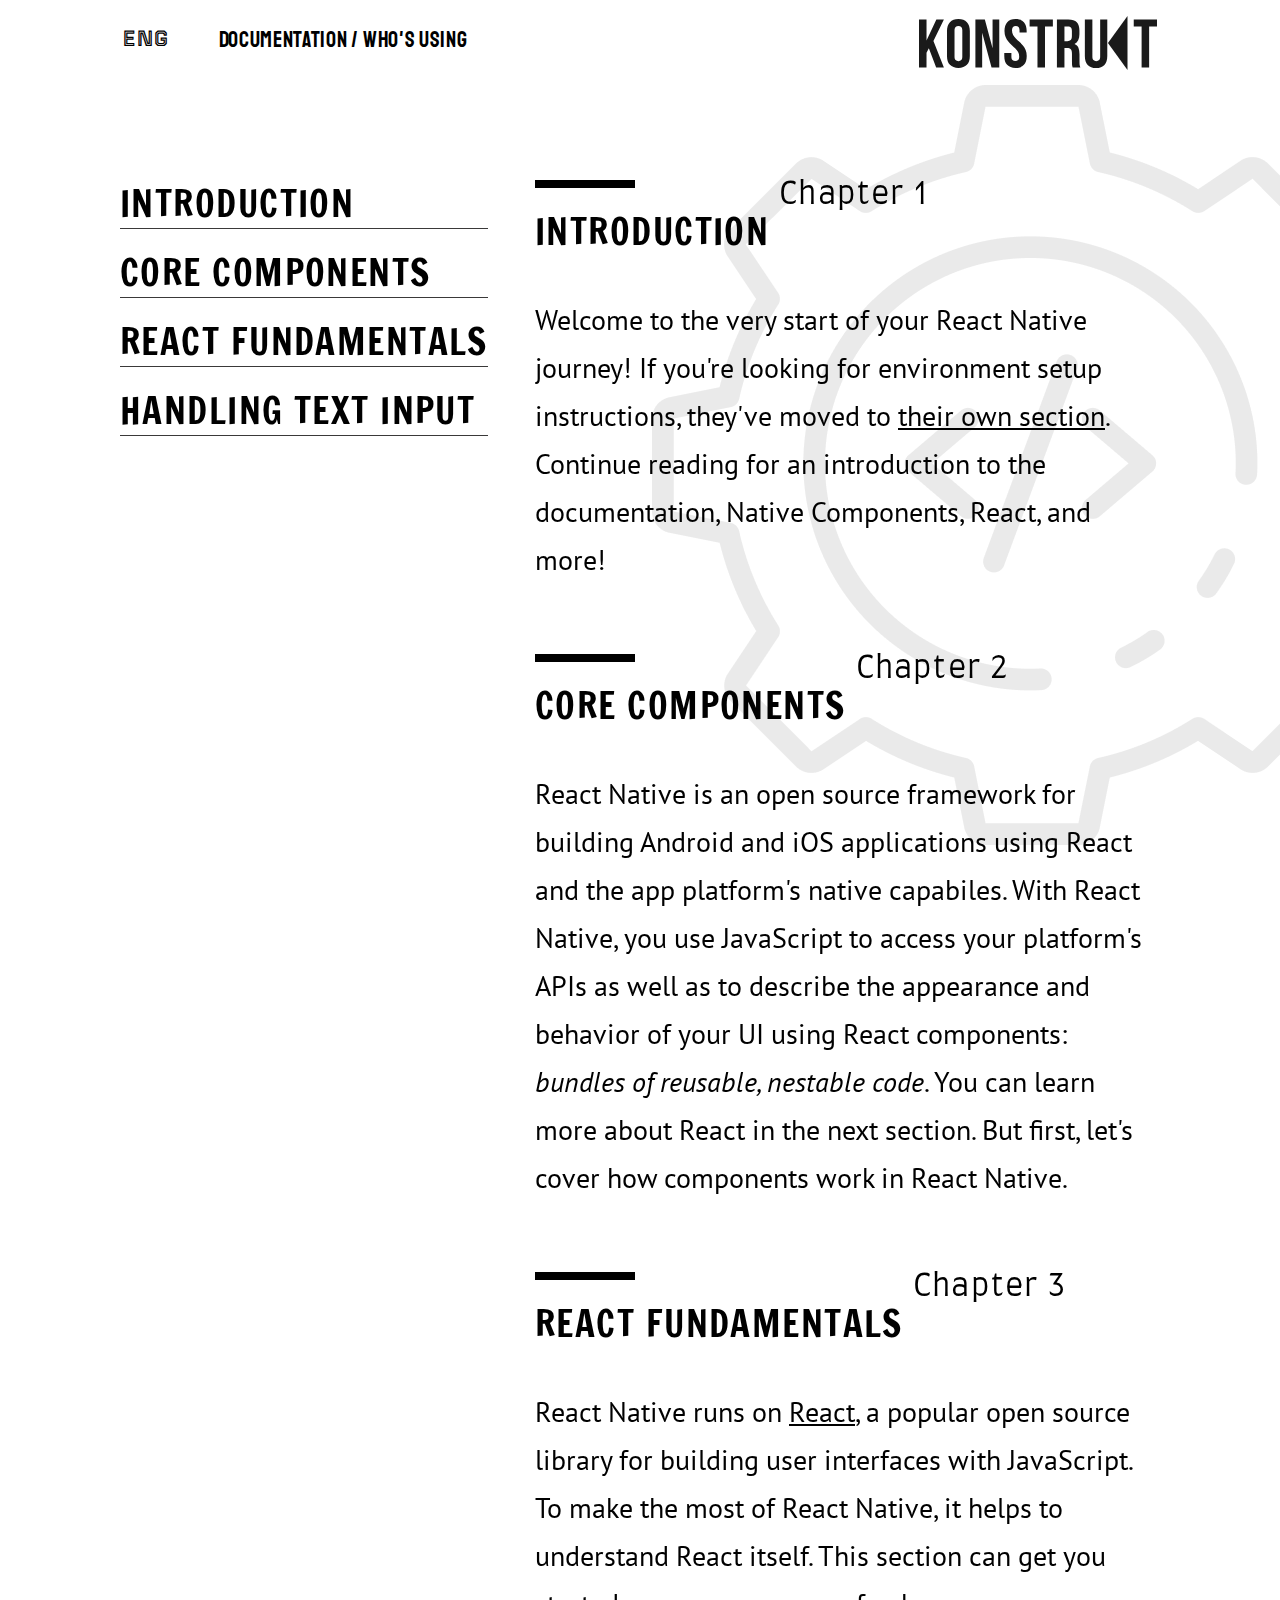
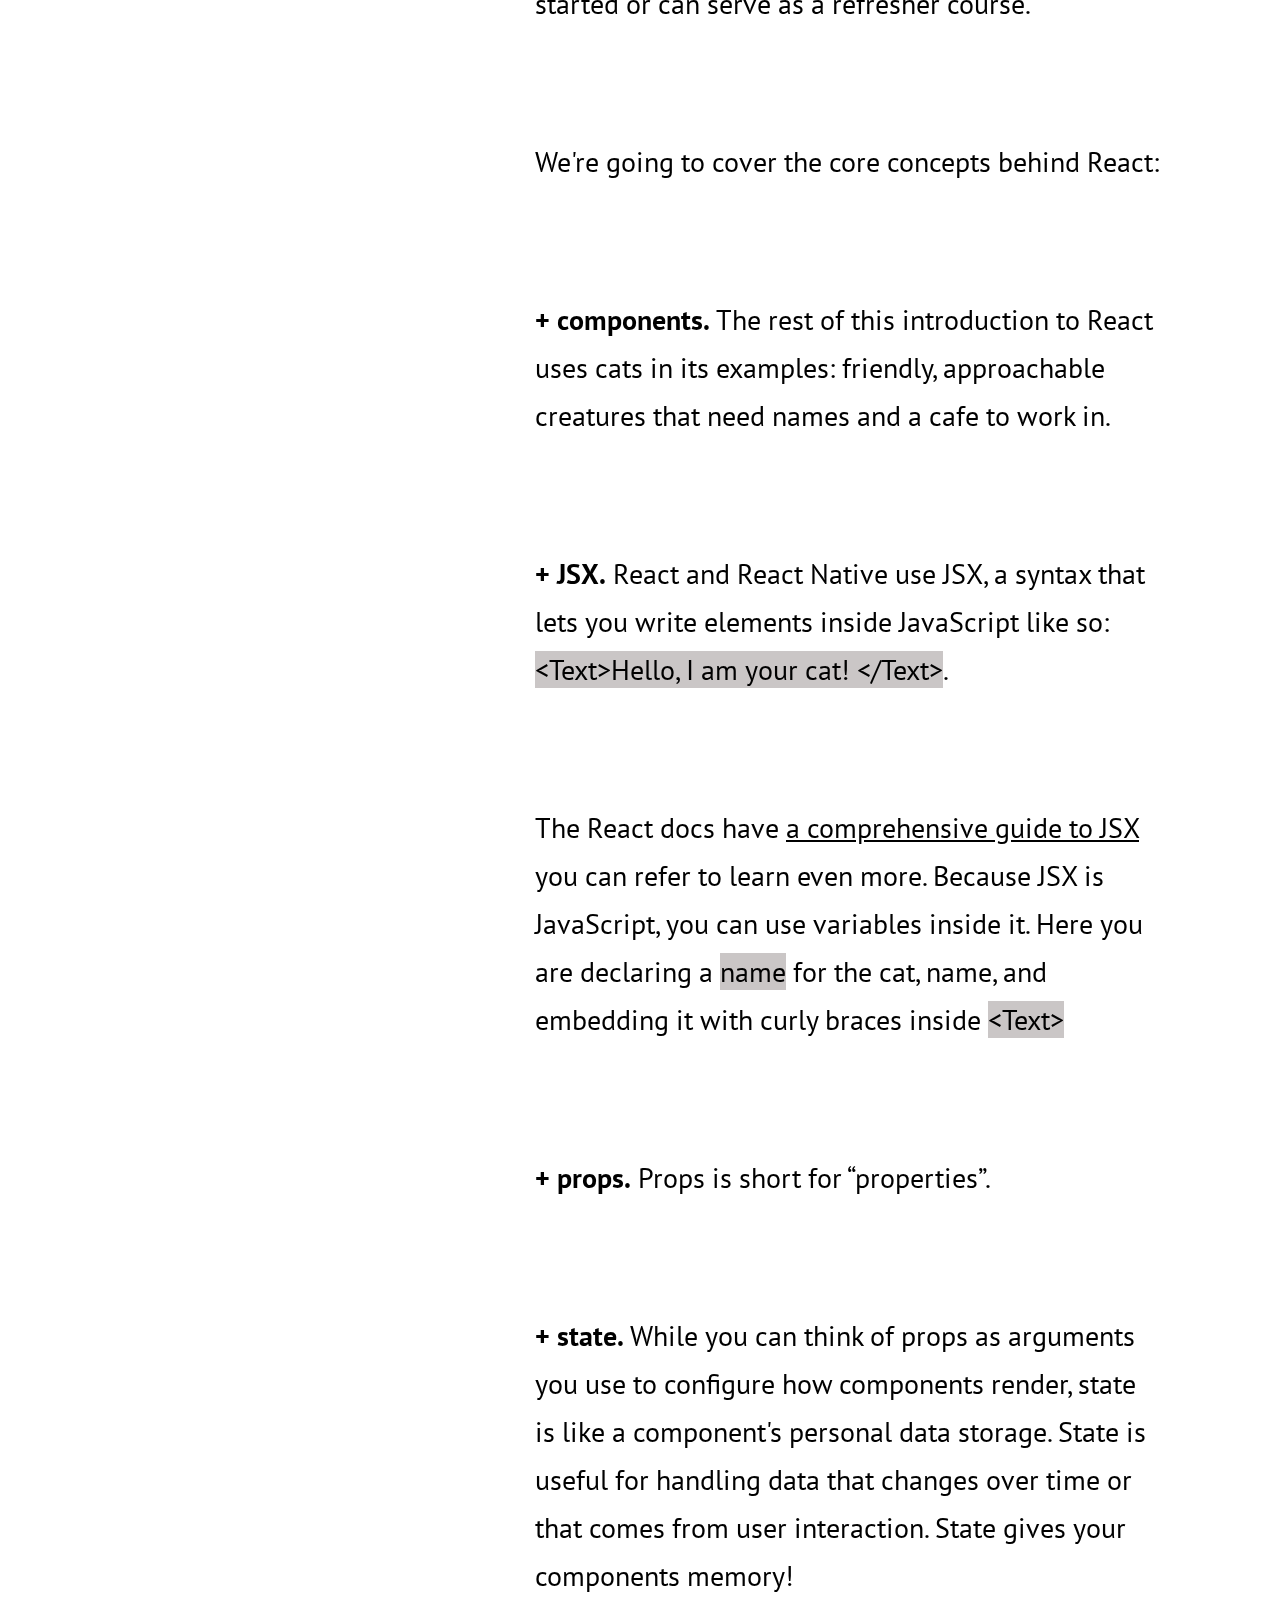
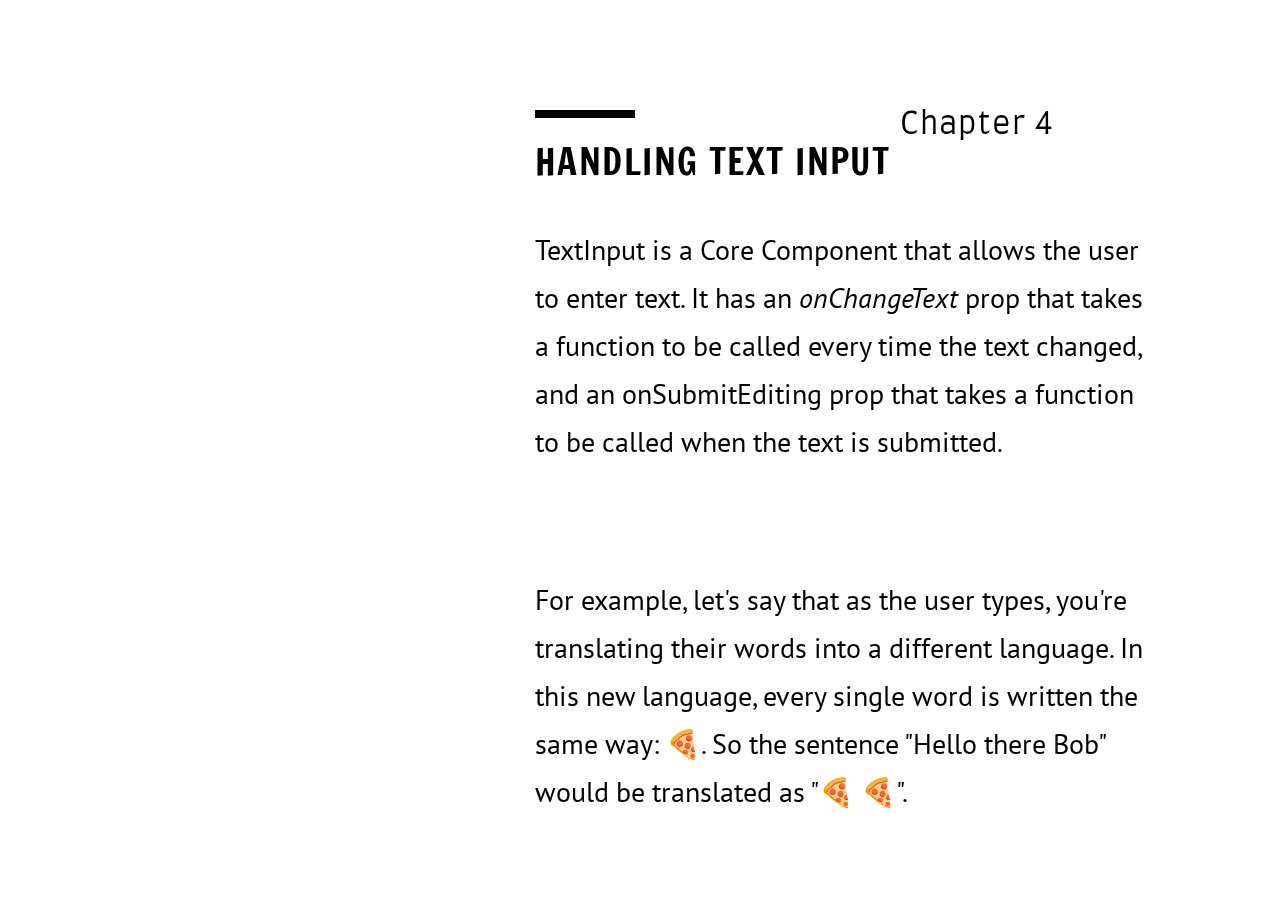
<file: index.html>
<!DOCTYPE html>
<html lang="en">

<head>
    <meta charset="UTF-8">
    <meta http-equiv="X-UA-Compatible" content="IE=edge">
    <meta name="viewport" content="width=device-width, initial-scale=1.0">
    <link rel="preconnect" href="https://fonts.googleapis.com">
    <link rel="preconnect" href="https://fonts.gstatic.com" crossorigin>
    <link href="https://fonts.googleapis.com/css2?family=Francois+One&display=swap" rel="stylesheet">
    <link rel="preconnect" href="https://fonts.googleapis.com">
    <link rel="preconnect" href="https://fonts.gstatic.com" crossorigin>
    <link href="https://fonts.googleapis.com/css2?family=Farro:wght@300&display=swap" rel="stylesheet">
    <link rel="preconnect" href="https://fonts.googleapis.com">
    <link rel="preconnect" href="https://fonts.gstatic.com" crossorigin>
    <link href="https://fonts.googleapis.com/css2?family=PT+Sans&display=swap" rel="stylesheet">
    <link rel="preconnect" href="https://fonts.googleapis.com">
    <link rel="preconnect" href="https://fonts.gstatic.com" crossorigin>
    <link href="https://fonts.googleapis.com/css2?family=Tourney:wght@600&display=swap" rel="stylesheet">
    <link rel="preconnect" href="https://fonts.googleapis.com">
    <link rel="preconnect" href="https://fonts.gstatic.com" crossorigin>
    <link href="https://fonts.googleapis.com/css2?family=Staatliches&display=swap" rel="stylesheet">
    <link rel="stylesheet" href="./styles/style.css">
    <title>Homework-13 - Main page</title>

</head>

<body>
    <header>
        <nav class="header">
            <div class="fixed-menu">
                <div class="left">
                    <span>ENG</span>
                    <ul>
                        <li>Documentation</li>
                        <li>/</li>
                        <li><a href="./pages/who_using.html">Who's using</a></li>
                    </ul>
                </div>
                <a id="header-logo-svg" href="/"><svg width="238" height="54" viewBox="0 0 238 54" fill="none"
                        xmlns="http://www.w3.org/2000/svg">
                        <path fill-rule="evenodd" clip-rule="evenodd"
                            d="M9.84918 32.3671L7.52349 36.7375L7.52309 51.4193H-0.000822647L0.00047347 3.61813H7.52439L7.52382 24.4458L17.3739 3.61813H24.8978L14.4321 24.9238L24.8965 51.4193H17.1674L9.84918 32.3671ZM35.5186 40.425C35.5186 42.155 35.872 43.3727 36.5787 44.0784C37.2855 44.784 38.2317 45.1368 39.4173 45.1368C40.6029 45.1368 41.5491 44.784 42.2559 44.0784C42.9627 43.3727 43.3161 42.155 43.3162 40.425L43.3169 14.6124C43.3169 12.8824 42.9635 11.6646 42.2568 10.959C41.55 10.2533 40.6038 9.90053 39.4182 9.90053C38.2326 9.90053 37.2864 10.2533 36.5796 10.959C35.8728 11.6646 35.5194 12.8824 35.5193 14.6124L35.5186 40.425ZM27.9949 15.0905C27.995 11.2208 28.9754 8.25037 30.9363 6.17898C32.8971 4.10758 35.7243 3.0719 39.4178 3.0719C43.1114 3.0719 45.9385 4.10758 47.8993 6.17898C49.86 8.25037 50.8403 11.2208 50.8402 15.0905L50.8395 39.9471C50.8394 43.8167 49.859 46.7872 47.8981 48.8586C45.9373 50.93 43.1101 51.9657 39.4165 51.9657C35.7229 51.9657 32.8958 50.93 30.9351 48.8586C28.9744 46.7872 27.9941 43.8167 27.9942 39.9471L27.9949 15.0905ZM63.1718 16.7977L63.1708 51.4195H56.3993L56.4006 3.61827H65.8397L73.568 32.2307L73.5688 3.61827H80.2719L80.2706 51.4195H72.5415L63.1718 16.7977ZM85.4897 15.0905C85.4898 11.2209 86.4133 8.25039 88.2601 6.179C90.107 4.1076 92.8771 3.07192 96.5707 3.07192C100.264 3.07192 103.034 4.1076 104.881 6.179C106.728 8.25039 107.651 11.2209 107.651 15.0905L107.651 16.5928H100.537L100.538 14.6125C100.538 12.8825 100.207 11.6648 99.5459 10.9591C98.8847 10.2535 97.9613 9.90066 96.7757 9.90066C95.5901 9.90066 94.6667 10.2535 94.0055 10.9591C93.3443 11.6648 93.0137 12.8825 93.0136 14.6125C93.0136 16.2514 93.3783 17.6968 94.1079 18.9487C94.8375 20.2007 95.7494 21.3843 96.8438 22.4997C97.9381 23.6151 99.1123 24.7304 100.366 25.8458C101.62 26.9611 102.794 28.1789 103.889 29.4991C104.983 30.8194 105.895 32.3217 106.625 34.0061C107.354 35.6905 107.719 37.6709 107.719 39.9471C107.719 43.8168 106.772 46.7872 104.88 48.8586C102.988 50.93 100.195 51.9657 96.501 51.9657C92.8074 51.9657 90.0145 50.93 88.1222 48.8586C86.2298 46.7872 85.2837 43.8168 85.2838 39.9471L85.2839 37.0108H92.3974L92.3973 40.4251C92.3973 42.1551 92.7507 43.3615 93.4574 44.0444C94.1642 44.7272 95.1104 45.0687 96.296 45.0687C97.4816 45.0687 98.4278 44.7272 99.1346 44.0444C99.8414 43.3615 100.195 42.1551 100.195 40.4251C100.195 38.7862 99.8301 37.3408 99.1006 36.0889C98.371 34.8369 97.4591 33.6533 96.3647 32.5379C95.2704 31.4226 94.0962 30.3072 92.8422 29.1919C91.5883 28.0765 90.4141 26.8587 89.3198 25.5385C88.2254 24.2183 87.3135 22.7159 86.5839 21.0315C85.8544 19.3471 85.4896 17.3668 85.4897 15.0905ZM110.612 3.61811H133.868L133.868 10.4468H126.002L126.001 51.4193H118.477L118.478 10.4468H110.612L110.612 3.61811ZM153.653 51.4193C153.562 51.1006 153.47 50.8047 153.379 50.5315C153.288 50.2584 153.208 49.917 153.14 49.5072C153.072 49.0975 153.026 48.574 153.003 47.9366C152.98 47.2993 152.969 46.5026 152.969 45.5466L152.969 38.0349C152.969 35.8042 152.582 34.2336 151.807 33.3231C151.031 32.4126 149.777 31.9574 148.045 31.9574H145.445L145.445 51.4193H137.921L137.922 3.61809H149.277C153.198 3.61809 156.037 4.52858 157.792 6.34958C159.548 8.17059 160.425 10.9248 160.425 14.6124L160.425 18.3682C160.425 23.2849 158.784 26.5171 155.5 28.065C157.415 28.8389 158.726 30.1022 159.433 31.8549C160.14 33.6077 160.493 35.7359 160.493 38.2398L160.493 45.6148C160.493 46.7985 160.538 47.8342 160.63 48.7219C160.721 49.6097 160.949 50.5088 161.314 51.4193H153.653ZM145.447 10.447L145.446 25.1288H148.387C149.801 25.1288 150.907 24.7646 151.705 24.0362C152.503 23.3078 152.902 21.9875 152.902 20.0755L152.902 15.3637C152.902 13.6337 152.594 12.3818 151.979 11.6079C151.363 10.8339 150.394 10.447 149.072 10.447H145.447ZM173.373 3.61825L173.372 40.4935C173.372 42.2234 173.725 43.4298 174.432 44.1127C175.139 44.7956 176.085 45.137 177.271 45.137C178.456 45.137 179.402 44.7956 180.109 44.1127C180.816 43.4298 181.169 42.2234 181.169 40.4935L181.17 3.61825H188.284L188.283 40.0154C188.283 43.8851 187.337 46.8555 185.444 48.9269C183.552 50.9983 180.759 52.034 177.065 52.034C173.372 52.034 170.579 50.9983 168.686 48.9269C166.794 46.8555 165.848 43.8851 165.848 40.0154L165.849 3.61825H173.373ZM214.744 3.61826H238L238 10.447H230.134L230.133 51.4195H222.609L222.61 10.447H214.744L214.744 3.61826Z"
                            fill="#1A1A1A" />
                        <path fill-rule="evenodd" clip-rule="evenodd" d="M188.953 27L208.497 0L208.495 54L188.953 27Z"
                            fill="#1A1A1A" />
                    </svg></a>
            </div>
        </nav>
    </header>
    <main>
        <section class="sticky">
            <div class="background">
                <img src="./images/background.png" alt="background">
            </div>
            <div class="sticky_menu">
                <aside class="aside_menu">
                    <ul>
                        <li class="sidebar"><a href="#first">Introduction</a></li>
                        <li class="sidebar"><a href="#second">core components</a></li>
                        <li class="sidebar"><a href="#third">react fundamentals</a></li>
                        <li class="sidebar"><a href="#fourth">handling text input</a></li>
                    </ul>
                </aside>
            </div>
            <div class="content_main">
                <div class="first" id="first">
                    <div class="title">
                        <h2 class="title_name">Introduction</h2><span class="title_chapter">Chapter 1</span>
                    </div>
                    <p class="paragraph">Welcome to the very start of your React Native journey! If you're looking
                        for
                        environment
                        setup instructions,
                        they've moved to <span class="underline">their own section</span>. Continue reading for an
                        introduction
                        to
                        the documentation,
                        Native
                        Components, React, and more!</p>
                </div>
                <div class="second" id="second">
                    <div class="title">
                        <h2 class="title_name">core components</h2><span class="title_chapter">Chapter 2</span>
                    </div>
                    <p class="paragraph">
                        React Native is an open source framework for building Android and iOS applications using
                        React
                        and
                        the
                        app
                        platform&apos;s native capabiles. With React Native, you use JavaScript to access your
                        platform&apos;s
                        APIs
                        as
                        well as
                        to describe the appearance and behavior of your UI using React components: <span
                            class="oblique_text">bundles
                            of reusable, nestable
                            code</span>. You can learn more about React in the next section. But first, let&apos;s
                        cover
                        how
                        components
                        work in
                        React Native.</p>
                </div>
                <div class="third" id="third">
                    <div class="title">
                        <h2 class="title_name">react fundamentals</h2><span class="title_chapter">Chapter 3</span>
                    </div>
                    <p class="paragraph  chapter_3">React Native runs on <span class="underline">React</span>, a popular
                        open
                        source
                        library for building
                        user interfaces
                        with JavaScript. To make the most of React Native, it helps to understand React itself. This
                        section
                        can
                        get you started or can serve as a refresher course.
                    </p>
                    <p class="paragraph chapter_3"> We&apos;re going to cover the core concepts behind React:</p>
                    <p class="paragraph chapter_3"><span class="bold_text">+ components.</span> The rest of this
                        introduction
                        to React uses
                        cats in its
                        examples: friendly,
                        approachable
                        creatures that need names and a cafe to work in.</p>
                    <p class="paragraph chapter_3">
                        <span class="bold_text">+ JSX.</span> React and React Native use JSX, a syntax that lets you
                        write
                        elements
                        inside JavaScript
                        like so:
                        <span class="text_background">&lt;Text&gt;Hello, I am your cat! &lt;/Text&gt;</span>.
                    </p>
                    <p class="paragraph chapter_3">
                        The React docs have <span class="underline">a comprehensive guide to JSX</span> you can refer to
                        learn
                        even more. Because
                        JSX is
                        JavaScript, you can use variables inside it. Here you are declaring a <span
                            class="text_background">name</span> for the cat,
                        name,
                        and
                        embedding
                        it with curly braces inside <span class="text_background">&lt;Text&gt;</span>
                    </p>
                    <p class="paragraph chapter_3">
                        <span class="bold_text">+ props.</span> Props is short for “properties”.
                    </p>
                    <p class="paragraph chapter_3">
                        <span class="bold_text">+ state.</span> While you can think of props as arguments you use to
                        configure
                        how components
                        render, state is
                        like a component&apos;s personal data storage. State is useful for handling data that changes
                        over
                        time
                        or
                        that comes from user interaction. State gives your components memory!
                    </p>
                </div>

                <div class="fourth" id="#fourth">
                    <div class="title">
                        <h2 class="title_name">handling text input</h2><span class="title_chapter">Chapter 4</span>
                    </div>
                    <p class="paragraph chapter_3">
                        TextInput is a Core Component that allows the user to enter text. It has an <span
                            class="oblique_text">onChangeText</span>
                        prop that takes
                        a function to be called every time the text changed, and an onSubmitEditing prop that takes a
                        function
                        to be called when the text is submitted.
                    </p>
                    <p class="paragraph">For example, let's say that as the user types, you're translating their words
                        into
                        a
                        different language.
                        In this new language, every single word is written the same way: 🍕. So the sentence "Hello
                        there
                        Bob"
                        would be translated as "🍕 🍕".</p>
                </div>
            </div>
        </section>
    </main>
</body>

</html>
</file>
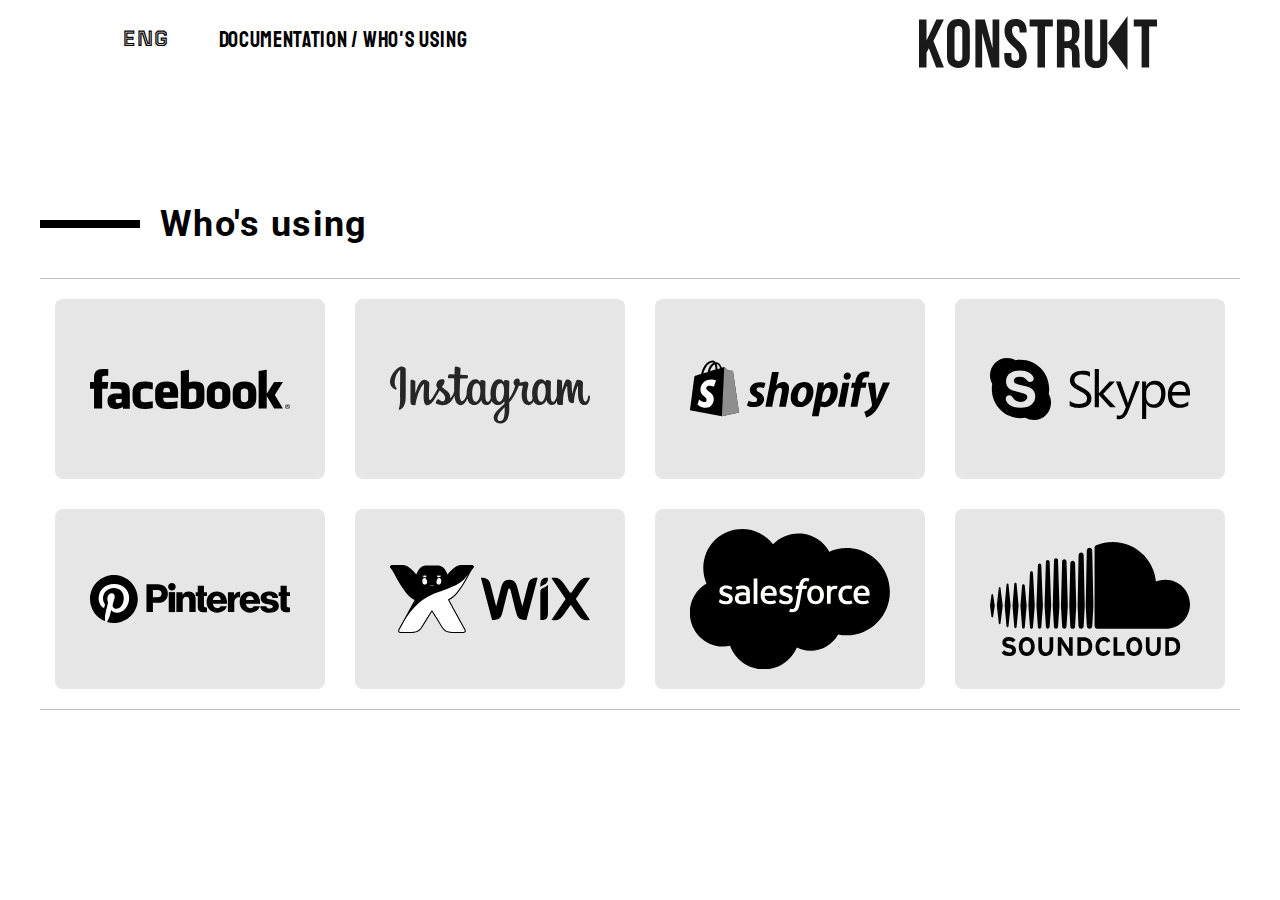
<file: pages/who_using.html>
<!DOCTYPE html>
<html lang="en">

<head>
    <meta charset="UTF-8">
    <meta http-equiv="X-UA-Compatible" content="IE=edge">
    <meta name="viewport" content="width=device-width, initial-scale=1.0">
    <link rel="preconnect" href="https://fonts.googleapis.com">
    <link rel="preconnect" href="https://fonts.gstatic.com" crossorigin>
    <link href="https://fonts.googleapis.com/css2?family=Tourney:wght@600&display=swap" rel="stylesheet">
    <link rel="preconnect" href="https://fonts.googleapis.com">
    <link rel="preconnect" href="https://fonts.gstatic.com" crossorigin>
    <link href="https://fonts.googleapis.com/css2?family=Staatliches&display=swap" rel="stylesheet">
    <link rel="preconnect" href="https://fonts.googleapis.com">
    <link rel="preconnect" href="https://fonts.gstatic.com" crossorigin>
    <link href="https://fonts.googleapis.com/css2?family=Roboto:wght@700&display=swap" rel="stylesheet">
    <link rel="stylesheet" href="./who_using.css">
    <title>Who's using</title>
</head>

<body>
    <header>
        <nav class="header">
            <div class="fixed-menu">
                <div class="left">
                    <span>ENG</span>
                    <ul>
                        <li><a href="../index.html"></a>Documentation</li>
                        <li>/</li>
                        <li>Who's using</li>
                    </ul>
                </div>
                <a id="header-logo-svg" href="/"><svg width="238" height="54" viewBox="0 0 238 54" fill="none"
                        xmlns="http://www.w3.org/2000/svg">
                        <path fill-rule="evenodd" clip-rule="evenodd"
                            d="M9.84918 32.3671L7.52349 36.7375L7.52309 51.4193H-0.000822647L0.00047347 3.61813H7.52439L7.52382 24.4458L17.3739 3.61813H24.8978L14.4321 24.9238L24.8965 51.4193H17.1674L9.84918 32.3671ZM35.5186 40.425C35.5186 42.155 35.872 43.3727 36.5787 44.0784C37.2855 44.784 38.2317 45.1368 39.4173 45.1368C40.6029 45.1368 41.5491 44.784 42.2559 44.0784C42.9627 43.3727 43.3161 42.155 43.3162 40.425L43.3169 14.6124C43.3169 12.8824 42.9635 11.6646 42.2568 10.959C41.55 10.2533 40.6038 9.90053 39.4182 9.90053C38.2326 9.90053 37.2864 10.2533 36.5796 10.959C35.8728 11.6646 35.5194 12.8824 35.5193 14.6124L35.5186 40.425ZM27.9949 15.0905C27.995 11.2208 28.9754 8.25037 30.9363 6.17898C32.8971 4.10758 35.7243 3.0719 39.4178 3.0719C43.1114 3.0719 45.9385 4.10758 47.8993 6.17898C49.86 8.25037 50.8403 11.2208 50.8402 15.0905L50.8395 39.9471C50.8394 43.8167 49.859 46.7872 47.8981 48.8586C45.9373 50.93 43.1101 51.9657 39.4165 51.9657C35.7229 51.9657 32.8958 50.93 30.9351 48.8586C28.9744 46.7872 27.9941 43.8167 27.9942 39.9471L27.9949 15.0905ZM63.1718 16.7977L63.1708 51.4195H56.3993L56.4006 3.61827H65.8397L73.568 32.2307L73.5688 3.61827H80.2719L80.2706 51.4195H72.5415L63.1718 16.7977ZM85.4897 15.0905C85.4898 11.2209 86.4133 8.25039 88.2601 6.179C90.107 4.1076 92.8771 3.07192 96.5707 3.07192C100.264 3.07192 103.034 4.1076 104.881 6.179C106.728 8.25039 107.651 11.2209 107.651 15.0905L107.651 16.5928H100.537L100.538 14.6125C100.538 12.8825 100.207 11.6648 99.5459 10.9591C98.8847 10.2535 97.9613 9.90066 96.7757 9.90066C95.5901 9.90066 94.6667 10.2535 94.0055 10.9591C93.3443 11.6648 93.0137 12.8825 93.0136 14.6125C93.0136 16.2514 93.3783 17.6968 94.1079 18.9487C94.8375 20.2007 95.7494 21.3843 96.8438 22.4997C97.9381 23.6151 99.1123 24.7304 100.366 25.8458C101.62 26.9611 102.794 28.1789 103.889 29.4991C104.983 30.8194 105.895 32.3217 106.625 34.0061C107.354 35.6905 107.719 37.6709 107.719 39.9471C107.719 43.8168 106.772 46.7872 104.88 48.8586C102.988 50.93 100.195 51.9657 96.501 51.9657C92.8074 51.9657 90.0145 50.93 88.1222 48.8586C86.2298 46.7872 85.2837 43.8168 85.2838 39.9471L85.2839 37.0108H92.3974L92.3973 40.4251C92.3973 42.1551 92.7507 43.3615 93.4574 44.0444C94.1642 44.7272 95.1104 45.0687 96.296 45.0687C97.4816 45.0687 98.4278 44.7272 99.1346 44.0444C99.8414 43.3615 100.195 42.1551 100.195 40.4251C100.195 38.7862 99.8301 37.3408 99.1006 36.0889C98.371 34.8369 97.4591 33.6533 96.3647 32.5379C95.2704 31.4226 94.0962 30.3072 92.8422 29.1919C91.5883 28.0765 90.4141 26.8587 89.3198 25.5385C88.2254 24.2183 87.3135 22.7159 86.5839 21.0315C85.8544 19.3471 85.4896 17.3668 85.4897 15.0905ZM110.612 3.61811H133.868L133.868 10.4468H126.002L126.001 51.4193H118.477L118.478 10.4468H110.612L110.612 3.61811ZM153.653 51.4193C153.562 51.1006 153.47 50.8047 153.379 50.5315C153.288 50.2584 153.208 49.917 153.14 49.5072C153.072 49.0975 153.026 48.574 153.003 47.9366C152.98 47.2993 152.969 46.5026 152.969 45.5466L152.969 38.0349C152.969 35.8042 152.582 34.2336 151.807 33.3231C151.031 32.4126 149.777 31.9574 148.045 31.9574H145.445L145.445 51.4193H137.921L137.922 3.61809H149.277C153.198 3.61809 156.037 4.52858 157.792 6.34958C159.548 8.17059 160.425 10.9248 160.425 14.6124L160.425 18.3682C160.425 23.2849 158.784 26.5171 155.5 28.065C157.415 28.8389 158.726 30.1022 159.433 31.8549C160.14 33.6077 160.493 35.7359 160.493 38.2398L160.493 45.6148C160.493 46.7985 160.538 47.8342 160.63 48.7219C160.721 49.6097 160.949 50.5088 161.314 51.4193H153.653ZM145.447 10.447L145.446 25.1288H148.387C149.801 25.1288 150.907 24.7646 151.705 24.0362C152.503 23.3078 152.902 21.9875 152.902 20.0755L152.902 15.3637C152.902 13.6337 152.594 12.3818 151.979 11.6079C151.363 10.8339 150.394 10.447 149.072 10.447H145.447ZM173.373 3.61825L173.372 40.4935C173.372 42.2234 173.725 43.4298 174.432 44.1127C175.139 44.7956 176.085 45.137 177.271 45.137C178.456 45.137 179.402 44.7956 180.109 44.1127C180.816 43.4298 181.169 42.2234 181.169 40.4935L181.17 3.61825H188.284L188.283 40.0154C188.283 43.8851 187.337 46.8555 185.444 48.9269C183.552 50.9983 180.759 52.034 177.065 52.034C173.372 52.034 170.579 50.9983 168.686 48.9269C166.794 46.8555 165.848 43.8851 165.848 40.0154L165.849 3.61825H173.373ZM214.744 3.61826H238L238 10.447H230.134L230.133 51.4195H222.609L222.61 10.447H214.744L214.744 3.61826Z"
                            fill="#1A1A1A" />
                        <path fill-rule="evenodd" clip-rule="evenodd" d="M188.953 27L208.497 0L208.495 54L188.953 27Z"
                            fill="#1A1A1A" />
                    </svg></a>
            </div>
        </nav>
    </header>
    <main>
        <section class="block_content">
            <div class="title">
                <span class="title_name">Who&apos;s using</span>
            </div>
            <div class="line_top">
            </div>
            <div class="flip-card">
                <div class="flip-card-inner">
                    <div class="flip-card-front">
                        <ul class="front_items">
                            <li class="flip-card-front__item1"><img src="../brends/facebook.svg" alt="facebook"></li>
                            <li class="flip-card-front__item2"><img src="../brends/instagram.svg" alt="instagram"></li>
                            <li class="flip-card-front__item3"> <img src="../brends/shopify.svg" alt="shopify"></li>
                            <li class="flip-card-front__item4"> <img src="../brends/skype.svg" alt="skype"></li>
                            <li class="flip-card-front__item5"><img src="../brends/pinterest.svg" alt="pinterest"></li>
                            <li class="flip-card-front__item6"> <img src="../brends/wix.svg" alt="wix"></li>
                            <li class="flip-card-front__item7"><img src="../brends/saleforse.svg" alt="saleforse"></li>
                            <li class="flip-card-front__item8"> <img src="../brends/soundcloud.svg" alt="soundcloud">
                            </li>
                        </ul>
                    </div>

                    <div class="flip-card-back">
                        <ul class="back-items">
                            <li class="flip-card-back_item1"><img src="../brends/facebook-back.svg" alt="facebook-back">
                            </li>
                            <li> <img class="flip-card-back_item2" src="../brends/instagram-back.svg"
                                    alt="instagram-back"></li>
                            <li><img class="flip-card-back_item3" src="../brends/shopify-back.svg" alt="shopify-back">
                            </li>
                            <li><img class="flip-card-back_item4" src="../brends/skype-back.svg" alt="skype-back"></li>
                            <li><img class="flip-card-back_item5" src="../brends/pinterest-back.svg"
                                    alt="pinterest-back">
                            </li>
                            <li><img class="flip-card-back_item6" src="../brends/wix-back.svg" alt="wix-back"></li>
                            <li><img class="flip-card-back_item7" src="../brends/saleforse-back.svg"
                                    alt="saleforse-back">
                            </li>
                            <li><img class="flip-card-back_item8" src="../brends/soundcloud-back.svg"
                                    alt="soundcloud-back"></li>
                        </ul>
                    </div>
                </div>
            </div>
            <div class="line_bottom">
            </div>
        </section>
    </main>
</body>

</html>
</file>
<file: styles/style.css>
* {
    margin: 0;
    padding: 0;
    box-sizing: border-box;
    list-style-type: none;
    text-decoration: none;
    color: #000000;
}


.header {
    max-width: 100%;
    width: 1440px;
    margin-bottom: 100px;
    display: flex;
    justify-content: space-between;
}

.left {
    display: flex;
    gap: 50px;
    padding-top: 26px;
    padding-bottom: 26px;
    padding-left: 123px;
}

#header-logo-svg {
    padding-top: 16px;
    padding-bottom: 16px;
    padding-right: 123px;
}

.fixed-menu {
    display: flex;
    justify-content: space-between;
    position: fixed;
    width: 100%;
    background: rgb(255, 255, 255);
    height: 80px;
    z-index: 1;
}

.sticky {
    display: flex;
    justify-content: space-between;
    gap: 30px;
}

.sticky_menu {
    max-width: 385px;
    width: 100%;
    margin-left: 120px;
}


.left>span {
    margin-top: 3px;
    font-weight: 600;
    font-size: 22px;
    line-height: 18px;
    text-align: center;
    letter-spacing: 0.04em;
    font-family: 'Tourney', 'cursive';
}

.left li {
    display: inline-block;
    font-weight: 400;
    font-size: 22px;
    line-height: 28px;
    letter-spacing: 0.03em;
    color: #000000;
    font-family: 'Staatliches', 'cursive';
}



.content_main {
    max-width: 1300px;
    width: 100%;
    margin-right: 120px;
    padding-top: 80px;

}

.title {
    max-width: 584px;
    width: 100%;
    gap: 10px;
    display: flex;
    margin-bottom: 40px;
}

.title_name {
    font-weight: 400;
    font-size: 36px;
    line-height: 48px;
    letter-spacing: 0.04em;
    text-transform: uppercase;
    color: #000000;
    font-family: 'Francois One',
        sans-serif;
}

.title_chapter {
    font-weight: 300;
    font-size: 30px;
    line-height: 30px;
    letter-spacing: 0.04em;
    color: #000000;
    font-family: 'Farro',
        sans-serif;
}

.paragraph {
    max-height: 600px;
    font-weight: 400;
    font-size: 28px;
    line-height: 48px;
    color: #000000;
    margin-bottom: 70px;
    font-family: 'PT Sans',
        sans-serif;
}

.underline {
    text-decoration: underline;
}

.oblique_text {
    font-style: oblique;
}

.chapter_3 {
    padding-bottom: 40px;
}

.bold_text {
    font-weight: 700;
}

.text_background {
    background-color: rgb(202, 198, 198);
}

.third {
    margin-bottom: 70px;
}

.fourth {
    margin-bottom: 90px;
}

.title_name::before {
    content: "";
    display: block;
    width: 100px;
    height: 8px;
    background: rgb(0, 0, 0);
    margin-bottom: 20px;
}

.sidebar a {
    font-weight: 400;
    font-size: 36px;
    line-height: 48px;
    letter-spacing: 0.04em;
    text-transform: uppercase;
    color: #000000;
    text-decoration: none;
    font-weight: 400;
    font-size: 36px;
    line-height: 48px;
    letter-spacing: 0.04em;
    text-transform: uppercase;
    color: #000000;
    font-family: 'Francois One',
        sans-serif;
}

.sidebar::after {
    content: "";
    display: block;
    width: 100%;
    height: 1px;
    background: rgb(58, 57, 57);
    margin-bottom: 20px;
}

.sidebar:hover a {
    color: rgb(184, 129, 28);
}

/* .sticky_menu {
    position: sticky;
    top: 0;
} */

.left a:nth-child(1):hover {
    color: rgb(184, 129, 28);
}

.background {
    position: fixed;
    top: 85px;
    z-index: -1;
    right: 0;
}


.aside_menu {
    padding-top: 80px;
    position: sticky;
    top: 0;
}

.aside_menu ul {
    position: absolute;
}
</file>
<file: pages/who_using.css>
* {
    margin: 0;
    padding: 0;
    box-sizing: border-box;
    list-style-type: none;
    text-decoration: none;
    color: #000000;
}


header {
    max-width: 100%;
    width: 1200px;
    margin-bottom: 200px;
    display: flex;
    justify-content: space-between;
}

.left {
    display: flex;
    gap: 50px;
    padding-top: 26px;
    padding-bottom: 26px;
    padding-left: 123px;
}

#header-logo-svg {
    padding-top: 16px;
    padding-bottom: 16px;
    margin-right: 123px;
}

.fixed-menu {
    display: flex;
    justify-content: space-between;
    position: fixed;
    width: 100%;
    background: rgb(255, 255, 255);
    height: 80px;
    z-index: 1;
    margin-bottom: 80px;
}

.left>span {
    margin-top: 3px;
    font-weight: 600;
    font-size: 22px;
    line-height: 18px;
    text-align: center;
    letter-spacing: 0.04em;
    font-family: 'Tourney', 'cursive';
}

.left li {
    display: inline-block;
    font-weight: 400;
    font-size: 22px;
    line-height: 28px;
    letter-spacing: 0.03em;
    color: #000000;
    font-family: 'Staatliches', 'cursive';
}

.title_name {
    font-weight: 700;
    font-size: 36px;
    line-height: 48px;
    letter-spacing: 0.04em;
    color: #000000;
    font-family: 'Roboto',
        sans-serif;
    display: flex;
    align-items: flex-end;
    gap: 20px;
}

.title_name::before {
    display: block;
    content: "";
    width: 100px;
    height: 8px;
    background: rgb(0, 0, 0);
    margin-bottom: 20px;
}

.title h2::before {
    display: inline-block;
    margin-right: 20px;
}

.block_content {
    max-width: 1200px;
    max-height: 738px;
    height: 100%;
    width: 100%;
    margin-left: 120px;
    margin-right: 120px;
    margin: 0 auto;
}

.title {
    margin-bottom: 30px;
}

.line_top {
    border-top: 1px solid #BFBFBF;
    width: 100%;
    margin-bottom: 20px;
}

.front_items>li {
    display: inline-flex;
    margin-right: 13px;
    margin-left: 13px;
    margin-bottom: 30px;
}

.back-items>li {
    display: inline-flex;
    margin-right: 13px;
    margin-left: 13px;
    margin-bottom: 30px;
}


.flip-card-back>li {
    margin-right: 13px;
    margin-left: 13px;
    margin-bottom: 30px;
}

.flip-card {
    background-color: transparent;
    perspective: 1000px;
}

.flip-card-inner {
    position: relative;
    width: 100%;
    height: 100%;
    text-align: center;
    transition: transform 0.8s;
    transform-style: preserve-3d;
}

.flip-card:hover .flip-card-inner {
    transform: rotateX(180deg);
}

.flip-card-front,
.flip-card-back {
    position: absolute;
    width: 100%;
    height: 100%;
    -webkit-backface-visibility: hidden;
    backface-visibility: hidden;
}

.flip-card-back {
    transform: rotateX(180deg);
}

.line_bottom {
    margin-top: 430px;
    border-top: 1px solid #BFBFBF;
    width: 100%;
}

.left a:nth-child(1):hover {
    color: rgb(184, 129, 28);
}
</file>
